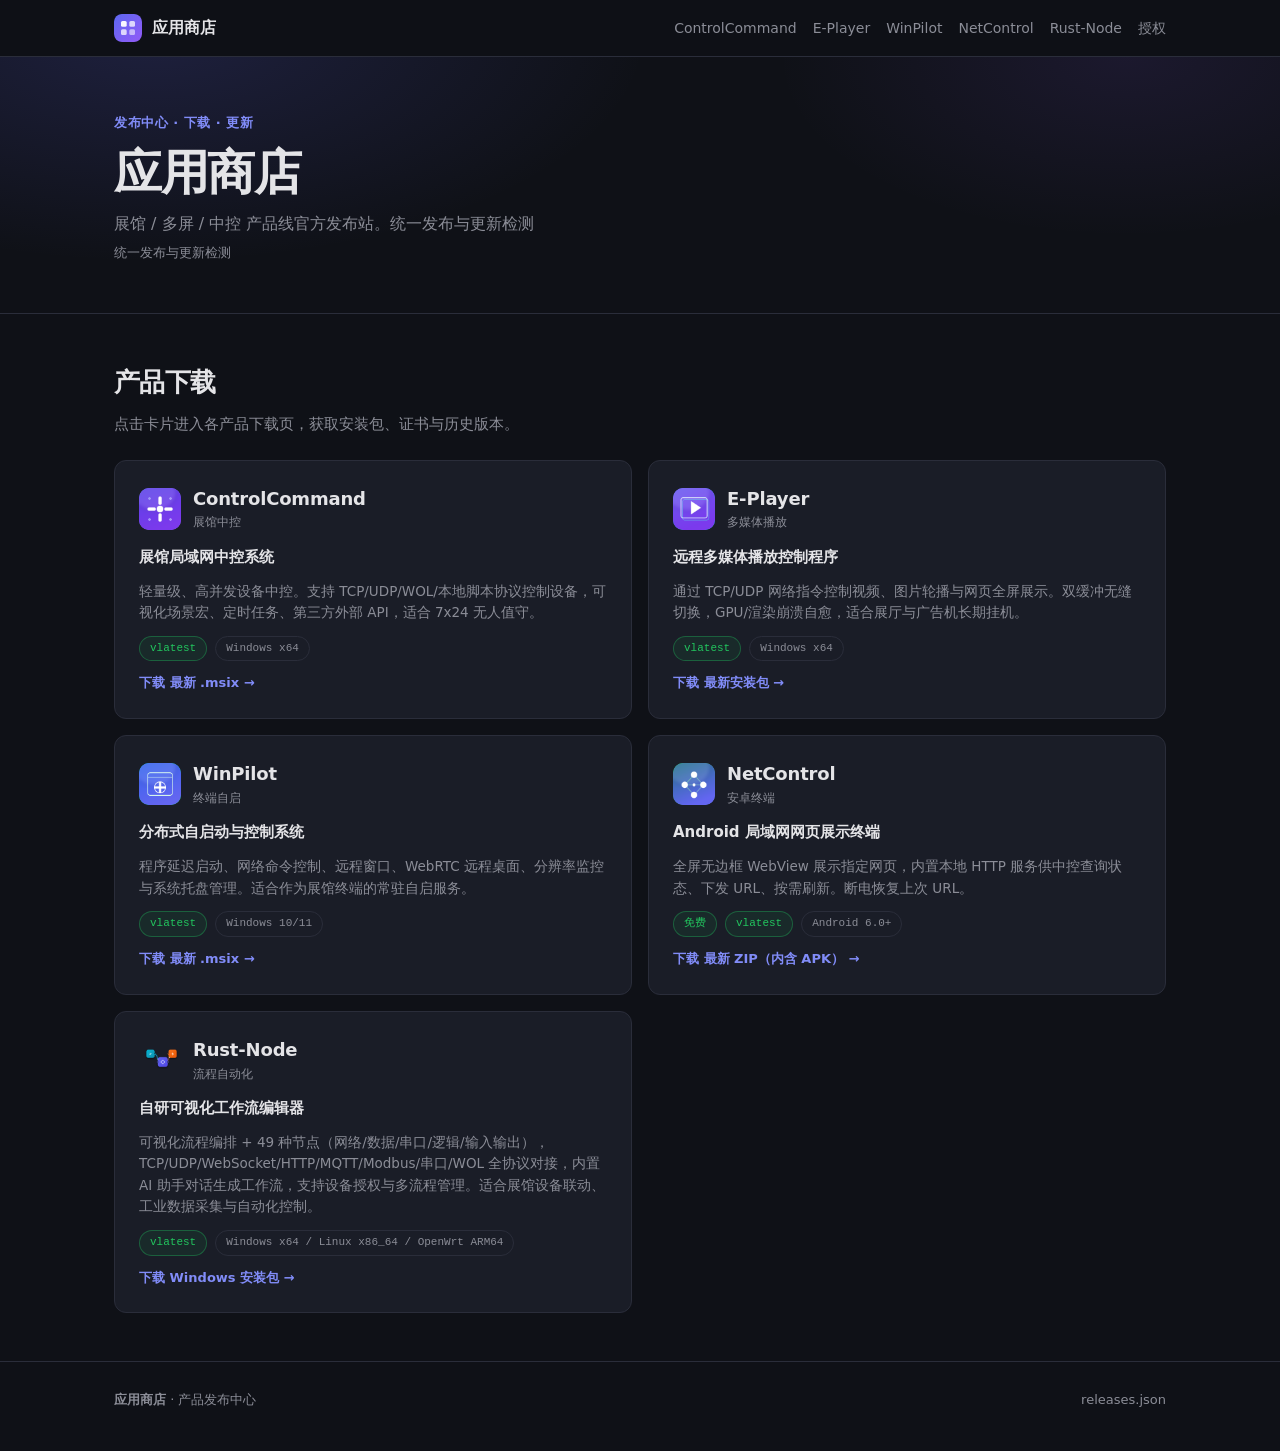
<file: docs/index.html>
<!DOCTYPE html>
<html lang="zh-CN">
<head>
  <meta charset="UTF-8" />
  <meta name="viewport" content="width=device-width, initial-scale=1.0" />
  <title>应用商店 · 产品发布中心</title>
  <meta name="description" content="ControlCommand、E-Player、WinPilot、NetControl 官方下载与版本发布。" />
  <link rel="icon" href="logos/store.svg" type="image/svg+xml" />
  <link rel="stylesheet" href="styles.css" />
</head>
<body>
  <header class="header">
    <div class="header-inner">
      <a class="brand" href="index.html">
        <img class="brand-logo" src="logos/store.svg" alt="" width="28" height="28" />
        <span>应用商店</span>
      </a>
      <nav class="nav">
        <a href="controlcommand.html">ControlCommand</a>
        <a href="e-player.html">E-Player</a>
        <a href="winpilot.html">WinPilot</a>
        <a href="netcontrol.html">NetControl</a>
        <a href="rustnode.html">Rust-Node</a>
        <a href="license.html">授权</a>
      </nav>
    </div>
  </header>

  <main>
    <section class="hero">
      <div class="hero-inner">
        <p class="eyebrow">发布中心 · 下载 · 更新</p>
        <h1>应用商店</h1>
        <p class="tagline">展馆 / 多屏 / 中控 产品线官方发布站。统一发布与更新检测</p>
        <p class="tagline" id="hero-meta" style="margin-top:8px;font-family:var(--mono);font-size:13px;"></p>
      </div>
    </section>

    <section class="section" id="products">
      <div class="section-inner">
        <div class="section-head">
          <h2>产品下载</h2>
          <p>点击卡片进入各产品下载页，获取安装包、证书与历史版本。</p>
        </div>
        <div class="product-grid" id="product-grid"></div>
      </div>
    </section>
  </main>

  <footer class="footer">
    <div class="footer-inner">
      <div><strong>应用商店</strong><span class="dim"> · 产品发布中心</span></div>
      <div class="footer-links">
        <a href="releases.json">releases.json</a>
      </div>
    </div>
  </footer>

  <script src="app.js"></script>
</body>
</html>
</file>
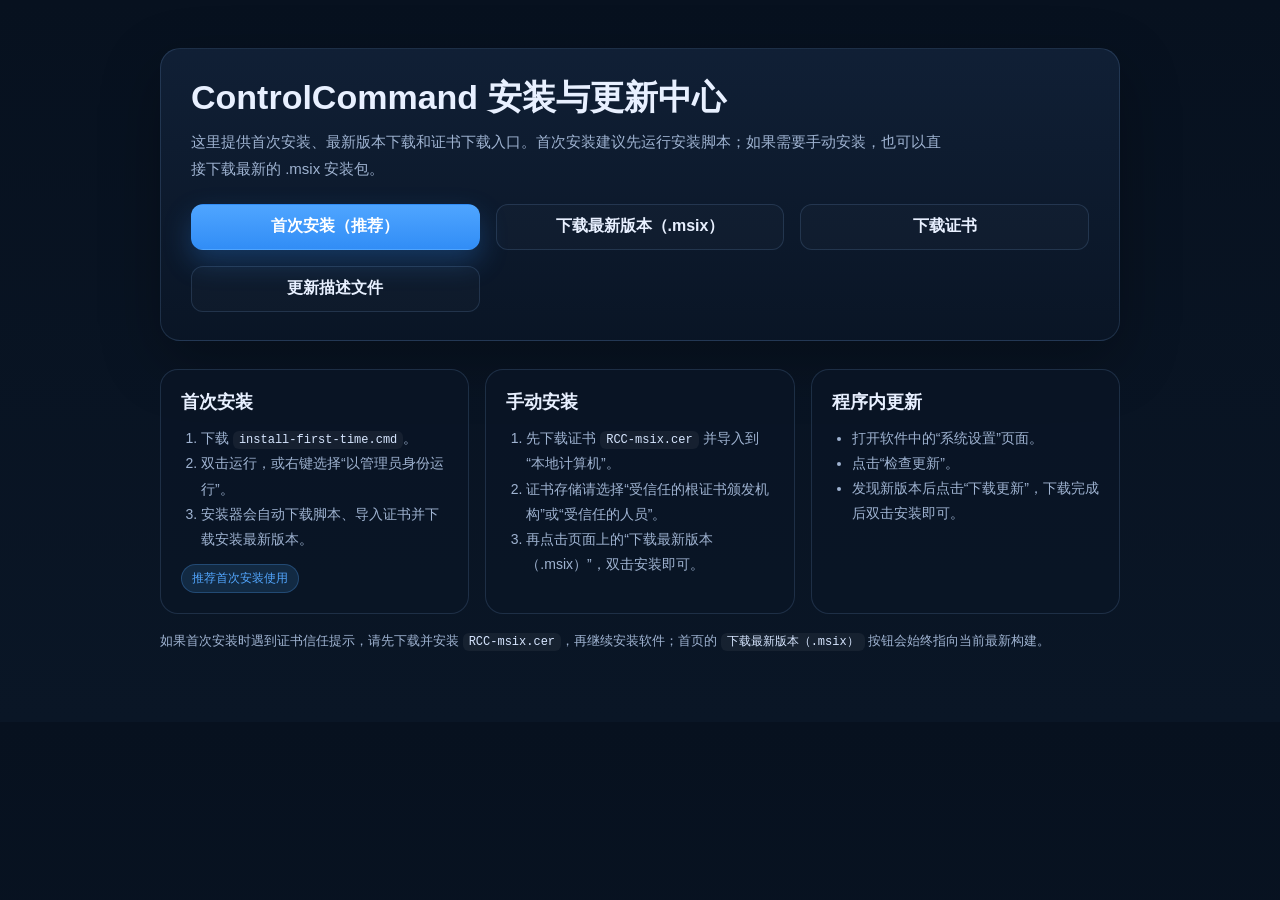
<file: docs/controlcommand-install.html>
<!doctype html>
<html lang="zh-CN">
<head>
  <meta charset="utf-8" />
  <meta name="viewport" content="width=device-width, initial-scale=1" />
  <title>RCC / ControlCommand</title>
  <style>
    :root {
      color-scheme: dark;
      --bg: #07111f;
      --card: #0b1a2b;
      --card-border: rgba(120, 164, 220, 0.18);
      --text: #e8f0ff;
      --muted: #9fb3d1;
      --primary: #53a7ff;
      --primary-soft: rgba(83, 167, 255, 0.14);
      --success: #36d399;
    }

    * { box-sizing: border-box; }

    body {
      margin: 0;
      font-family: "Segoe UI", "Microsoft YaHei", sans-serif;
      background: linear-gradient(180deg, #07111f 0%, #0a1626 100%);
      color: var(--text);
    }

    .container {
      width: min(960px, calc(100% - 32px));
      margin: 0 auto;
      padding: 48px 0 72px;
    }

    .hero {
      padding: 28px 30px;
      border: 1px solid var(--card-border);
      border-radius: 20px;
      background: linear-gradient(180deg, rgba(17, 33, 55, 0.95), rgba(10, 22, 38, 0.96));
      box-shadow: 0 20px 60px rgba(0, 0, 0, 0.28);
    }

    h1, h2 { margin: 0; }

    h1 {
      font-size: 34px;
      line-height: 1.2;
      margin-bottom: 10px;
    }

    .subtitle {
      color: var(--muted);
      font-size: 15px;
      line-height: 1.8;
      max-width: 760px;
    }

    .actions, .cards {
      display: grid;
      gap: 16px;
      margin-top: 22px;
    }

    .actions {
      grid-template-columns: repeat(auto-fit, minmax(220px, 1fr));
    }

    .btn {
      display: inline-flex;
      align-items: center;
      justify-content: center;
      min-height: 46px;
      padding: 0 18px;
      border-radius: 12px;
      border: 1px solid transparent;
      font-weight: 600;
      text-decoration: none;
      transition: 0.2s ease;
    }

    .btn-primary {
      background: linear-gradient(180deg, #4fa5ff, #318df6);
      color: white;
      box-shadow: 0 12px 28px rgba(49, 141, 246, 0.28);
    }

    .btn-secondary {
      color: var(--text);
      background: rgba(255, 255, 255, 0.02);
      border-color: var(--card-border);
    }

    .cards {
      grid-template-columns: repeat(auto-fit, minmax(260px, 1fr));
      margin-top: 28px;
    }

    .card {
      padding: 20px;
      border-radius: 18px;
      border: 1px solid var(--card-border);
      background: rgba(10, 22, 38, 0.86);
    }

    .card h2 {
      font-size: 18px;
      margin-bottom: 12px;
    }

    .card p, .card li {
      color: var(--muted);
      font-size: 14px;
      line-height: 1.8;
    }

    .card ol, .card ul {
      margin: 0;
      padding-left: 20px;
    }

    .pill {
      display: inline-flex;
      align-items: center;
      gap: 6px;
      padding: 5px 10px;
      margin-top: 12px;
      border-radius: 999px;
      background: var(--primary-soft);
      color: var(--primary);
      font-size: 12px;
      border: 1px solid rgba(83, 167, 255, 0.26);
    }

    code {
      padding: 2px 6px;
      border-radius: 6px;
      background: rgba(255, 255, 255, 0.05);
      color: #d7e6ff;
      font-family: Consolas, "Courier New", monospace;
      font-size: 12px;
    }

    .footer {
      margin-top: 18px;
      color: var(--muted);
      font-size: 13px;
    }
  </style>
</head>
<body>
  <div class="container">
    <section class="hero">
      <h1>ControlCommand 安装与更新中心</h1>
      <div class="subtitle">
        这里提供首次安装、最新版本下载和证书下载入口。首次安装建议先运行安装脚本；如果需要手动安装，也可以直接下载最新的 .msix 安装包。
      </div>

      <div class="actions">
        <a class="btn btn-primary" href="./updates/install-first-time.cmd">首次安装（推荐）</a>
        <a class="btn btn-secondary" href="./updates/ControlCommand_latest_x64.msix">下载最新版本（.msix）</a>
        <a class="btn btn-secondary" href="./updates/RCC-msix.cer">下载证书</a>
        <a class="btn btn-secondary" href="./updates/ControlCommand.appinstaller">更新描述文件</a>
      </div>
    </section>

    <section class="cards">
      <article class="card">
        <h2>首次安装</h2>
        <ol>
          <li>下载 <code>install-first-time.cmd</code>。</li>
          <li>双击运行，或右键选择“以管理员身份运行”。</li>
          <li>安装器会自动下载脚本、导入证书并下载安装最新版本。</li>
        </ol>
        <div class="pill">推荐首次安装使用</div>
      </article>

      <article class="card">
        <h2>手动安装</h2>
        <ol>
          <li>先下载证书 <code>RCC-msix.cer</code> 并导入到“本地计算机”。</li>
          <li>证书存储请选择“受信任的根证书颁发机构”或“受信任的人员”。</li>
          <li>再点击页面上的“下载最新版本（.msix）”，双击安装即可。</li>
        </ol>
      </article>

      <article class="card">
        <h2>程序内更新</h2>
        <ul>
          <li>打开软件中的“系统设置”页面。</li>
          <li>点击“检查更新”。</li>
          <li>发现新版本后点击“下载更新”，下载完成后双击安装即可。</li>
        </ul>
      </article>
    </section>

    <div class="footer">
      如果首次安装时遇到证书信任提示，请先下载并安装 <code>RCC-msix.cer</code>，再继续安装软件；首页的 <code>下载最新版本（.msix）</code> 按钮会始终指向当前最新构建。
    </div>
  </div>
</body>
</html>
</file>
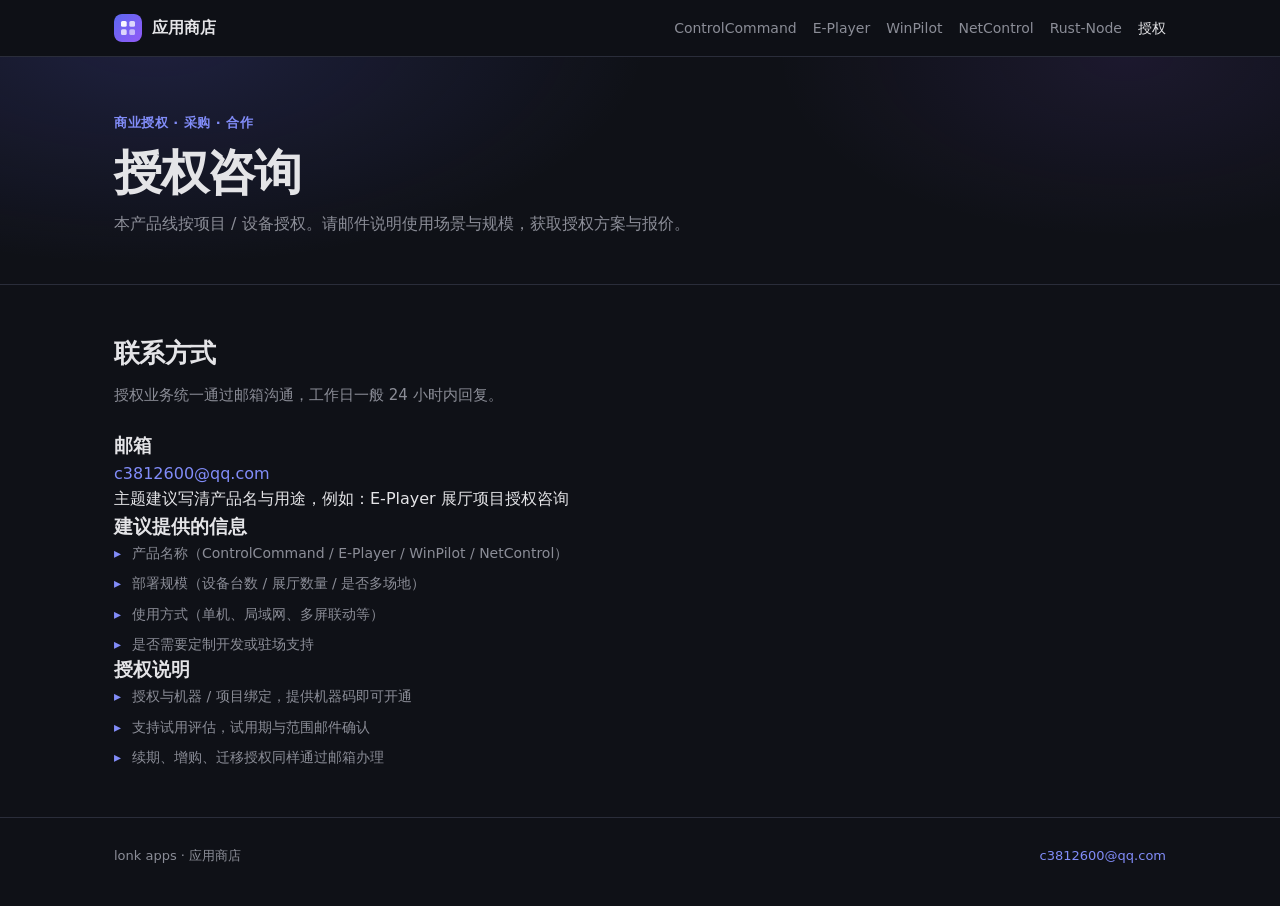
<file: docs/license.html>
<!DOCTYPE html>
<html lang="zh-CN">
<head>
  <meta charset="UTF-8" />
  <meta name="viewport" content="width=device-width, initial-scale=1.0" />
  <title>授权咨询 · 应用商店</title>
  <meta name="description" content="ControlCommand、E-Player、WinPilot、NetControl 商业授权咨询。" />
  <link rel="icon" href="logos/store.svg" type="image/svg+xml" />
  <link rel="stylesheet" href="styles.css" />
</head>
<body>
  <header class="header">
    <div class="header-inner">
      <a class="brand" href="index.html">
        <img class="brand-logo" src="logos/store.svg" alt="" width="28" height="28" />
        <span>应用商店</span>
      </a>
      <nav class="nav">
        <a href="controlcommand.html">ControlCommand</a>
        <a href="e-player.html">E-Player</a>
        <a href="winpilot.html">WinPilot</a>
        <a href="netcontrol.html">NetControl</a>
        <a href="rustnode.html">Rust-Node</a>
        <a class="active" href="license.html">授权</a>
      </nav>
    </div>
  </header>

  <main>
    <section class="hero">
      <div class="hero-inner">
        <p class="eyebrow">商业授权 · 采购 · 合作</p>
        <h1>授权咨询</h1>
        <p class="tagline">本产品线按项目 / 设备授权。请邮件说明使用场景与规模，获取授权方案与报价。</p>
      </div>
    </section>

    <section class="section">
      <div class="section-inner">
        <div class="section-head">
          <h2>联系方式</h2>
          <p>授权业务统一通过邮箱沟通，工作日一般 24 小时内回复。</p>
        </div>

        <div class="card-list">
          <article class="card">
            <h3>邮箱</h3>
            <p><a href="mailto:c3812600@qq.com">c3812600@qq.com</a></p>
            <p class="muted">主题建议写清产品名与用途，例如：E-Player 展厅项目授权咨询</p>
          </article>

          <article class="card">
            <h3>建议提供的信息</h3>
            <ul class="feature-list">
              <li>产品名称（ControlCommand / E-Player / WinPilot / NetControl）</li>
              <li>部署规模（设备台数 / 展厅数量 / 是否多场地）</li>
              <li>使用方式（单机、局域网、多屏联动等）</li>
              <li>是否需要定制开发或驻场支持</li>
            </ul>
          </article>

          <article class="card">
            <h3>授权说明</h3>
            <ul class="feature-list">
              <li>授权与机器 / 项目绑定，提供机器码即可开通</li>
              <li>支持试用评估，试用期与范围邮件确认</li>
              <li>续期、增购、迁移授权同样通过邮箱办理</li>
            </ul>
          </article>
        </div>
      </div>
    </section>
  </main>

  <footer class="footer">
    <div class="footer-inner">
      <span>lonk apps · 应用商店</span>
      <span><a href="mailto:c3812600@qq.com">c3812600@qq.com</a></span>
    </div>
  </footer>
</body>
</html>
</file>
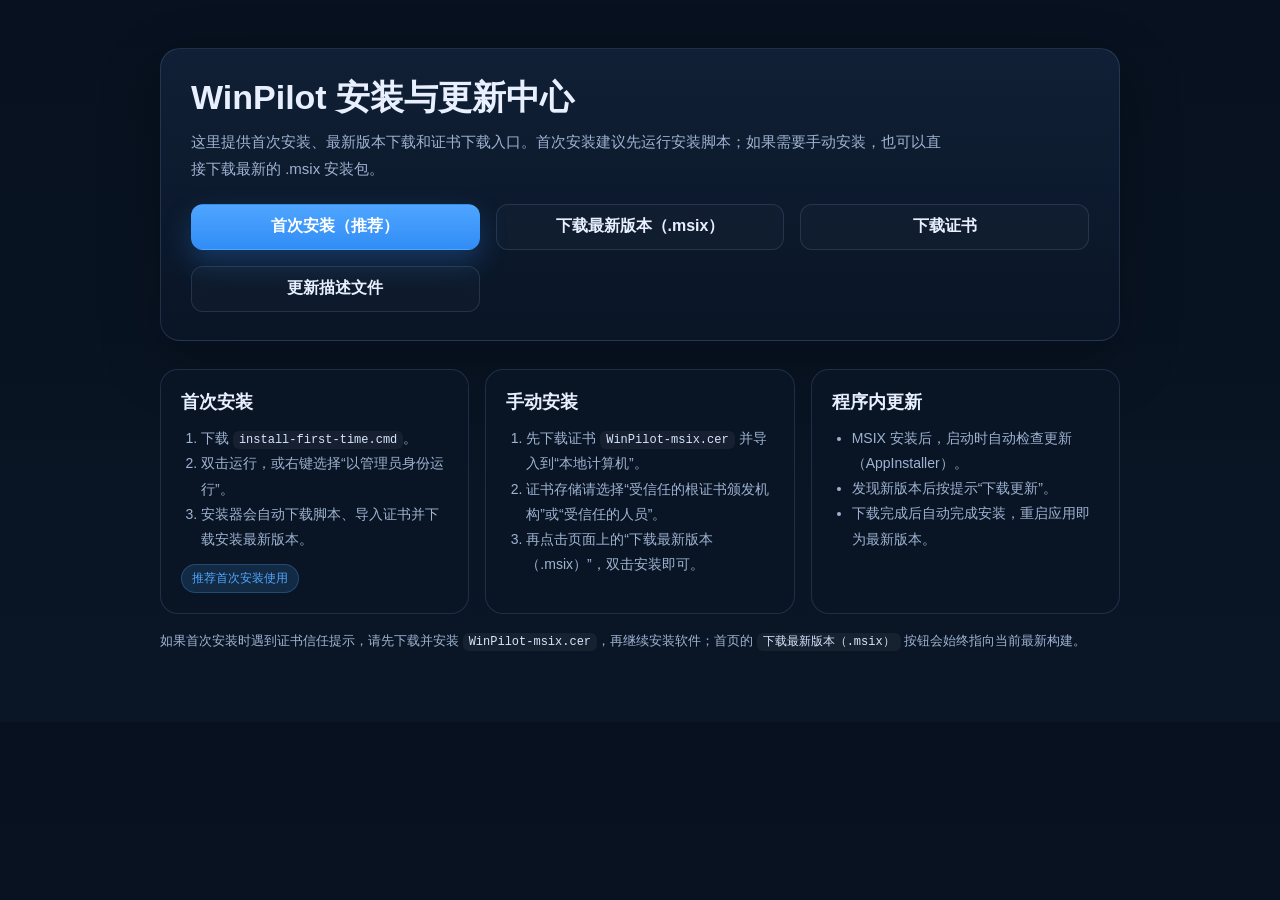
<file: docs/winpilot-install.html>
<!doctype html>
<html lang="zh-CN">
<head>
  <meta charset="utf-8" />
  <meta name="viewport" content="width=device-width, initial-scale=1" />
  <title>WinPilot</title>
  <style>
    :root {
      color-scheme: dark;
      --bg: #07111f;
      --card: #0b1a2b;
      --card-border: rgba(120, 164, 220, 0.18);
      --text: #e8f0ff;
      --muted: #9fb3d1;
      --primary: #53a7ff;
      --primary-soft: rgba(83, 167, 255, 0.14);
      --success: #36d399;
    }

    * { box-sizing: border-box; }

    body {
      margin: 0;
      font-family: "Segoe UI", "Microsoft YaHei", sans-serif;
      background: linear-gradient(180deg, #07111f 0%, #0a1626 100%);
      color: var(--text);
    }

    .container {
      width: min(960px, calc(100% - 32px));
      margin: 0 auto;
      padding: 48px 0 72px;
    }

    .hero {
      padding: 28px 30px;
      border: 1px solid var(--card-border);
      border-radius: 20px;
      background: linear-gradient(180deg, rgba(17, 33, 55, 0.95), rgba(10, 22, 38, 0.96));
      box-shadow: 0 20px 60px rgba(0, 0, 0, 0.28);
    }

    h1, h2 { margin: 0; }

    h1 {
      font-size: 34px;
      line-height: 1.2;
      margin-bottom: 10px;
    }

    .subtitle {
      color: var(--muted);
      font-size: 15px;
      line-height: 1.8;
      max-width: 760px;
    }

    .actions, .cards {
      display: grid;
      gap: 16px;
      margin-top: 22px;
    }

    .actions {
      grid-template-columns: repeat(auto-fit, minmax(220px, 1fr));
    }

    .btn {
      display: inline-flex;
      align-items: center;
      justify-content: center;
      min-height: 46px;
      padding: 0 18px;
      border-radius: 12px;
      border: 1px solid transparent;
      font-weight: 600;
      text-decoration: none;
      transition: 0.2s ease;
    }

    .btn-primary {
      background: linear-gradient(180deg, #4fa5ff, #318df6);
      color: white;
      box-shadow: 0 12px 28px rgba(49, 141, 246, 0.28);
    }

    .btn-secondary {
      color: var(--text);
      background: rgba(255, 255, 255, 0.02);
      border-color: var(--card-border);
    }

    .cards {
      grid-template-columns: repeat(auto-fit, minmax(260px, 1fr));
      margin-top: 28px;
    }

    .card {
      padding: 20px;
      border-radius: 18px;
      border: 1px solid var(--card-border);
      background: rgba(10, 22, 38, 0.86);
    }

    .card h2 {
      font-size: 18px;
      margin-bottom: 12px;
    }

    .card p, .card li {
      color: var(--muted);
      font-size: 14px;
      line-height: 1.8;
    }

    .card ol, .card ul {
      margin: 0;
      padding-left: 20px;
    }

    .pill {
      display: inline-flex;
      align-items: center;
      gap: 6px;
      padding: 5px 10px;
      margin-top: 12px;
      border-radius: 999px;
      background: var(--primary-soft);
      color: var(--primary);
      font-size: 12px;
      border: 1px solid rgba(83, 167, 255, 0.26);
    }

    code {
      padding: 2px 6px;
      border-radius: 6px;
      background: rgba(255, 255, 255, 0.05);
      color: #d7e6ff;
      font-family: Consolas, "Courier New", monospace;
      font-size: 12px;
    }

    .footer {
      margin-top: 18px;
      color: var(--muted);
      font-size: 13px;
    }
  </style>
</head>
<body>
  <div class="container">
    <section class="hero">
      <h1>WinPilot 安装与更新中心</h1>
      <div class="subtitle">
        这里提供首次安装、最新版本下载和证书下载入口。首次安装建议先运行安装脚本；如果需要手动安装，也可以直接下载最新的 .msix 安装包。
      </div>

      <div class="actions">
        <a class="btn btn-primary" href="https://releases.lonk.vip/winpilot/install-first-time.cmd">首次安装（推荐）</a>
        <a class="btn btn-secondary" href="https://releases.lonk.vip/winpilot/WinPilot_latest_x64.msix">下载最新版本（.msix）</a>
        <a class="btn btn-secondary" href="https://releases.lonk.vip/winpilot/WinPilot-msix.cer">下载证书</a>
        <a class="btn btn-secondary" href="https://releases.lonk.vip/winpilot/WinPilot.appinstaller">更新描述文件</a>
      </div>
    </section>

    <section class="cards">
      <article class="card">
        <h2>首次安装</h2>
        <ol>
          <li>下载 <code>install-first-time.cmd</code>。</li>
          <li>双击运行，或右键选择“以管理员身份运行”。</li>
          <li>安装器会自动下载脚本、导入证书并下载安装最新版本。</li>
        </ol>
        <div class="pill">推荐首次安装使用</div>
      </article>

      <article class="card">
        <h2>手动安装</h2>
        <ol>
          <li>先下载证书 <code>WinPilot-msix.cer</code> 并导入到“本地计算机”。</li>
          <li>证书存储请选择“受信任的根证书颁发机构”或“受信任的人员”。</li>
          <li>再点击页面上的“下载最新版本（.msix）”，双击安装即可。</li>
        </ol>
      </article>

      <article class="card">
        <h2>程序内更新</h2>
        <ul>
          <li>MSIX 安装后，启动时自动检查更新（AppInstaller）。</li>
          <li>发现新版本后按提示“下载更新”。</li>
          <li>下载完成后自动完成安装，重启应用即为最新版本。</li>
        </ul>
      </article>
    </section>

    <div class="footer">
      如果首次安装时遇到证书信任提示，请先下载并安装 <code>WinPilot-msix.cer</code>，再继续安装软件；首页的 <code>下载最新版本（.msix）</code> 按钮会始终指向当前最新构建。
    </div>
  </div>
</body>
</html>
</file>
<file: docs/styles.css>
:root {
  --bg: #0f1117;
  --bg-elev: #12151e;
  --card: #1a1d27;
  --border: #2a2d3a;
  --text: #e4e4e7;
  --text-dim: #8b8d97;
  --accent: #6366f1;
  --accent-hover: #818cf8;
  --accent-soft: rgba(99, 102, 241, 0.14);
  --success: #22c55e;
  --warn: #f59e0b;
  --radius: 12px;
  --mono: "SF Mono", "Cascadia Code", Consolas, "JetBrains Mono", monospace;
  --sans: -apple-system, BlinkMacSystemFont, "Segoe UI", "PingFang SC", "Microsoft YaHei", system-ui, sans-serif;
  --product-a: #6366f1;
  --product-b: #8b5cf6;
  --product-c: #06b6d4;
  --product-d: #22c55e;
}

* { margin: 0; padding: 0; box-sizing: border-box; }
html { scroll-behavior: smooth; }

body {
  font-family: var(--sans);
  background: var(--bg);
  color: var(--text);
  min-height: 100vh;
  line-height: 1.6;
}

a { color: var(--accent-hover); text-decoration: none; }
a:hover { text-decoration: underline; }

code {
  font-family: var(--mono);
  font-size: 0.92em;
  background: var(--bg-elev);
  border: 1px solid var(--border);
  border-radius: 4px;
  padding: 1px 6px;
}

/* Header */
.header {
  position: sticky;
  top: 0;
  z-index: 20;
  backdrop-filter: blur(12px);
  background: rgba(15, 17, 23, 0.85);
  border-bottom: 1px solid var(--border);
}

.header-inner {
  max-width: 1100px;
  margin: 0 auto;
  padding: 14px 24px;
  display: flex;
  align-items: center;
  gap: 20px;
}

.brand {
  display: flex;
  align-items: center;
  gap: 10px;
  color: var(--text);
  text-decoration: none;
  font-weight: 600;
}
.brand:hover { text-decoration: none; }

.brand-logo { width: 28px; height: 28px; border-radius: 8px; display: block; }
.brand-mark {
  width: 28px;
  height: 28px;
  border-radius: 8px;
  background: linear-gradient(135deg, var(--accent), var(--product-b));
  color: #fff;
  display: grid;
  place-items: center;
  font-size: 13px;
  font-weight: 700;
}

.nav {
  margin-left: auto;
  display: flex;
  gap: 16px;
  align-items: center;
  font-size: 14px;
  flex-wrap: wrap;
}

.nav a {
  color: var(--text-dim);
  text-decoration: none;
}
.nav a:hover, .nav a.active { color: var(--text); text-decoration: none; }

.nav-ext {
  border: 1px solid var(--border);
  border-radius: 999px;
  padding: 6px 14px;
  color: var(--text) !important;
}
.nav-ext:hover {
  border-color: var(--accent);
  background: var(--accent-soft);
}

/* Hero */
.hero {
  border-bottom: 1px solid var(--border);
  background:
    radial-gradient(900px 420px at 12% -10%, rgba(99, 102, 241, 0.18), transparent 55%),
    radial-gradient(700px 360px at 88% 0%, rgba(139, 92, 246, 0.10), transparent 50%),
    var(--bg);
}

.eyebrow {
  color: var(--accent-hover);
  font-size: 13px;
  font-weight: 600;
  letter-spacing: 0.04em;
  text-transform: uppercase;
  margin-bottom: 12px;
}

.hero h1 {
  font-size: clamp(34px, 5vw, 48px);
  line-height: 1.1;
  letter-spacing: -0.03em;
  margin-bottom: 12px;
}

.tagline {
  color: var(--text-dim);
  font-size: 16px;
  max-width: 40em;
}

/* Sections */
.section { padding: 48px 0; }
.section.muted {
  background: var(--bg-elev);
  border-top: 1px solid var(--border);
  border-bottom: 1px solid var(--border);
}

.section-inner {
  max-width: 1100px;
  margin: 0 auto;
  padding: 0 24px;
}

.hero-inner {
  max-width: 1100px;
  margin: 0 auto;
  padding: 56px 24px 48px;
}

.section-head { margin-bottom: 24px; }
.section-head h2 {
  font-size: 26px;
  letter-spacing: -0.02em;
  margin-bottom: 8px;
}
.section-head p { color: var(--text-dim); font-size: 15px; }

/* Product grid */
.product-grid {
  display: grid;
  grid-template-columns: repeat(2, 1fr);
  gap: 16px;
}

.product-card {
  background: var(--card);
  border: 1px solid var(--border);
  border-radius: var(--radius);
  padding: 24px;
  display: flex;
  flex-direction: column;
  gap: 12px;
  transition: border-color 0.15s, transform 0.15s;
  text-decoration: none;
  color: inherit;
}

.product-card:hover {
  text-decoration: none;
  border-color: rgba(99, 102, 241, 0.5);
  transform: translateY(-2px);
}

.product-card-top {
  display: flex;
  align-items: center;
  gap: 12px;
}

.product-icon {
  width: 42px;
  height: 42px;
  border-radius: 10px;
  display: grid;
  place-items: center;
  font-weight: 800;
  color: #fff;
  font-size: 15px;
  flex-shrink: 0;
}

.product-icon.controlcommand { background: linear-gradient(135deg, var(--product-a), var(--product-b)); }
.product-icon.e-player { background: linear-gradient(135deg, var(--product-a), var(--product-c)); }
.product-icon.winpilot { background: linear-gradient(135deg, var(--product-c), var(--product-d)); }
.product-icon.netcontrol { background: linear-gradient(135deg, var(--product-d), var(--product-a)); }

.product-name {
  font-size: 18px;
  font-weight: 700;
  letter-spacing: -0.01em;
}

.product-cat {
  font-size: 12px;
  color: var(--text-dim);
}

.product-tagline {
  font-size: 15px;
  font-weight: 600;
}

.product-desc {
  color: var(--text-dim);
  font-size: 13.5px;
  flex: 1;
}

.product-meta {
  display: flex;
  flex-wrap: wrap;
  gap: 8px;
  align-items: center;
}

.pill {
  font-size: 11px;
  font-family: var(--mono);
  border: 1px solid var(--border);
  border-radius: 999px;
  padding: 3px 10px;
  color: var(--text-dim);
}

.pill.ok {
  color: var(--success);
  border-color: rgba(34, 197, 94, 0.35);
  background: rgba(34, 197, 94, 0.08);
}

.product-cta {
  color: var(--accent-hover);
  font-size: 13px;
  font-weight: 600;
}

/* Buttons */
.btn {
  display: inline-flex;
  align-items: center;
  gap: 8px;
  border-radius: 8px;
  padding: 11px 16px;
  font-size: 14px;
  font-weight: 600;
  border: 1px solid transparent;
  cursor: pointer;
  transition: all 0.15s;
  text-decoration: none;
  color: inherit;
}
.btn:hover { text-decoration: none; }

.btn-primary { background: var(--accent); color: #fff; }
.btn-primary:hover { background: var(--accent-hover); }

.btn-ghost {
  background: transparent;
  border-color: var(--border);
  color: var(--text);
}
.btn-ghost:hover {
  border-color: var(--accent);
  background: var(--accent-soft);
}

.btn .chip {
  font-family: var(--mono);
  font-size: 11px;
  font-weight: 500;
  opacity: 0.85;
  background: rgba(255, 255, 255, 0.12);
  border-radius: 4px;
  padding: 2px 6px;
}
.btn-ghost .chip {
  background: var(--bg-elev);
  color: var(--text-dim);
}

.hero-actions {
  display: flex;
  flex-wrap: wrap;
  gap: 12px;
  margin-top: 22px;
}

/* Product detail */
.detail-hero {
  display: grid;
  grid-template-columns: minmax(0, 1.35fr) minmax(260px, 0.75fr);
  gap: 28px;
  align-items: start;
}

.hero-inner .detail-hero {
  width: 100%;
}

.hero-copy { min-width: 0; }

.side-card {
  background: var(--card);
  border: 1px solid var(--border);
  border-radius: var(--radius);
  padding: 20px;
  min-width: 0;
}

.release-card {
  background: var(--card);
  border: 1px solid var(--border);
  border-radius: var(--radius);
  padding: 24px;
}

.release-card.latest {
  border-color: rgba(99, 102, 241, 0.55);
  box-shadow: 0 0 0 1px rgba(99, 102, 241, 0.12), 0 18px 50px rgba(99, 102, 241, 0.12);
  background: linear-gradient(180deg, rgba(99, 102, 241, 0.08), transparent 42%), var(--card);
}

.release-top {
  display: flex;
  flex-wrap: wrap;
  align-items: center;
  gap: 12px;
  margin-bottom: 10px;
}

.release-version {
  font-family: var(--mono);
  font-size: 24px;
  font-weight: 600;
  letter-spacing: -0.02em;
}

.badge {
  font-size: 11px;
  font-weight: 700;
  letter-spacing: 0.04em;
  text-transform: uppercase;
  border-radius: 999px;
  padding: 4px 10px;
}
.badge-latest { background: var(--accent); color: #fff; }
.badge-stable {
  background: rgba(34, 197, 94, 0.14);
  color: var(--success);
  border: 1px solid rgba(34, 197, 94, 0.3);
}

.release-date {
  margin-left: auto;
  color: var(--text-dim);
  font-family: var(--mono);
  font-size: 13px;
}

.notes {
  margin: 12px 0 18px;
  padding-left: 18px;
  color: var(--text-dim);
  font-size: 14px;
}
.notes li { margin-bottom: 6px; }

.feature-list {
  list-style: none;
  display: grid;
  gap: 8px;
}
.feature-list li {
  color: var(--text-dim);
  font-size: 14px;
  padding-left: 18px;
  position: relative;
}
.feature-list li::before {
  content: "▸";
  position: absolute;
  left: 0;
  color: var(--accent-hover);
}

.file-list { display: grid; gap: 10px; }

.file-row {
  display: flex;
  align-items: center;
  gap: 12px;
  background: var(--bg);
  border: 1px solid var(--border);
  border-radius: 10px;
  padding: 12px 14px;
}

.file-info { min-width: 0; flex: 1; }

.file-name {
  font-family: var(--mono);
  font-size: 13px;
  white-space: nowrap;
  overflow: hidden;
  text-overflow: ellipsis;
}

.file-meta {
  color: var(--text-dim);
  font-size: 12px;
  margin-top: 2px;
}

.file-dl { flex-shrink: 0; }

.history-list { display: grid; gap: 12px; }

.history-item {
  background: var(--card);
  border: 1px solid var(--border);
  border-radius: var(--radius);
  padding: 18px 20px;
}

.history-item summary {
  list-style: none;
  cursor: pointer;
  display: flex;
  align-items: center;
  gap: 12px;
}
.history-item summary::-webkit-details-marker { display: none; }
.history-item .release-version { font-size: 17px; }

.chev {
  margin-left: auto;
  color: var(--text-dim);
  transition: transform 0.15s;
}
.history-item[open] .chev { transform: rotate(180deg); }

.history-body {
  margin-top: 14px;
  padding-top: 14px;
  border-top: 1px solid var(--border);
}

.empty {
  color: var(--text-dim);
  text-align: center;
  padding: 32px;
  border: 1px dashed var(--border);
  border-radius: var(--radius);
}

.side-card h3 {
  font-size: 14px;
  margin-bottom: 12px;
  color: var(--text-dim);
  text-transform: uppercase;
  letter-spacing: 0.04em;
}
.side-card p, .side-card li {
  color: var(--text-dim);
  font-size: 13.5px;
}
.side-card ul {
  padding-left: 16px;
}
.side-card a { word-break: break-all; }

.kv {
  display: grid;
  gap: 8px;
}
.kv-row {
  display: flex;
  justify-content: space-between;
  gap: 12px;
  font-size: 13px;
  border-bottom: 1px solid var(--border);
  padding-bottom: 8px;
}
.kv-row:last-child { border-bottom: 0; padding-bottom: 0; }
.kv-k { color: var(--text-dim); }
.kv-v { font-family: var(--mono); text-align: right; }

/* Footer */
.footer {
  border-top: 1px solid var(--border);
  padding: 28px 0 40px;
}
.footer-inner {
  max-width: 1100px;
  margin: 0 auto;
  padding: 0 24px;
  display: flex;
  justify-content: space-between;
  gap: 16px;
  flex-wrap: wrap;
  color: var(--text-dim);
  font-size: 13px;
}
.footer-links { display: flex; gap: 16px; flex-wrap: wrap; }
.footer-links a { color: var(--text-dim); }
.footer-links a:hover { color: var(--text); }

.dim { color: var(--text-dim); font-weight: 400; }

/* QR Download */
.qr-download {
  margin-top: 20px;
  display: inline-flex;
  flex-direction: column;
  align-items: center;
  gap: 8px;
  padding: 16px;
  background: var(--card);
  border: 1px solid var(--border);
  border-radius: var(--radius);
}
.qr-canvas {
  border-radius: 8px;
  image-rendering: pixelated;
}
.qr-label {
  color: var(--text-dim);
  font-size: 13px;
  text-align: center;
}

@media (max-width: 860px) {
  .product-grid { grid-template-columns: 1fr; }
  .detail-hero { grid-template-columns: 1fr; }
  .nav { gap: 10px; font-size: 13px; }
  .file-row { flex-wrap: wrap; }
  .file-dl { width: 100%; }
  .file-dl .btn { width: 100%; justify-content: center; }
  .hero-inner, .section-inner { padding-left: 16px; padding-right: 16px; }
  .header-inner { padding-left: 16px; padding-right: 16px; }
}

/* 一键安装命令框（releases.json install_cmds：命令 + 复制按钮） */
.install-cmd { margin-top: 16px; background: var(--card); border: 1px solid var(--border); border-radius: var(--radius); padding: 14px 16px; }
.install-cmd-head { display: flex; align-items: center; gap: 8px; margin-bottom: 8px; }
.install-cmd-label { color: var(--text-dim); font-size: 13px; }
.install-cmd-row { display: flex; align-items: center; gap: 10px; }
.install-cmd-text { flex: 1; min-width: 0; font-family: var(--mono); font-size: 13px; line-height: 1.7; color: var(--text); background: var(--bg-elev); border: 1px solid var(--border); border-radius: 8px; padding: 8px 10px; white-space: pre-wrap; word-break: break-all; user-select: all; }
.install-copy { flex-shrink: 0; font-family: var(--sans); font-size: 13px; color: var(--text); background: var(--accent-soft); border: 1px solid var(--border); border-radius: 8px; padding: 8px 14px; cursor: pointer; }
.install-copy:hover { border-color: var(--accent); color: var(--accent-hover); }
.install-copy.ok { color: var(--success); border-color: var(--success); }
@media (max-width: 640px) { .install-cmd-row { flex-wrap: wrap; } .install-copy { width: 100%; } }
</file>
